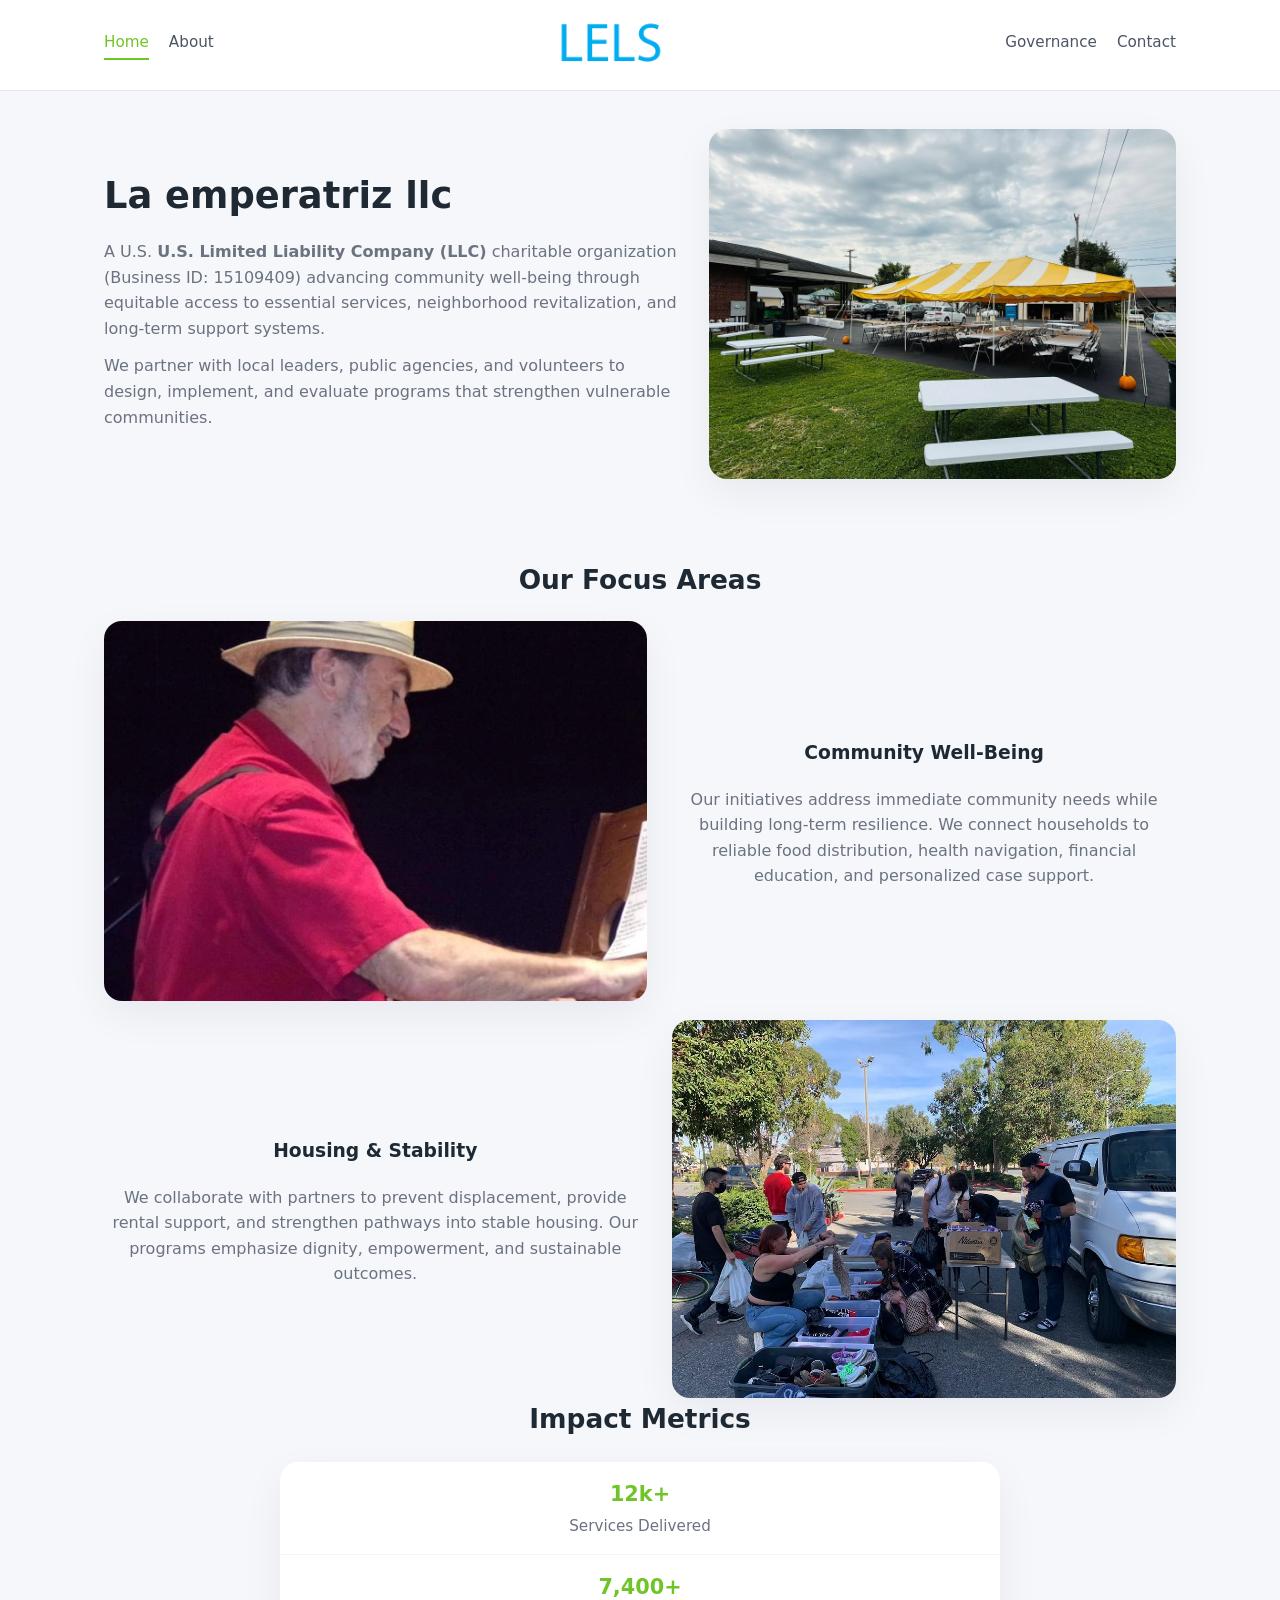
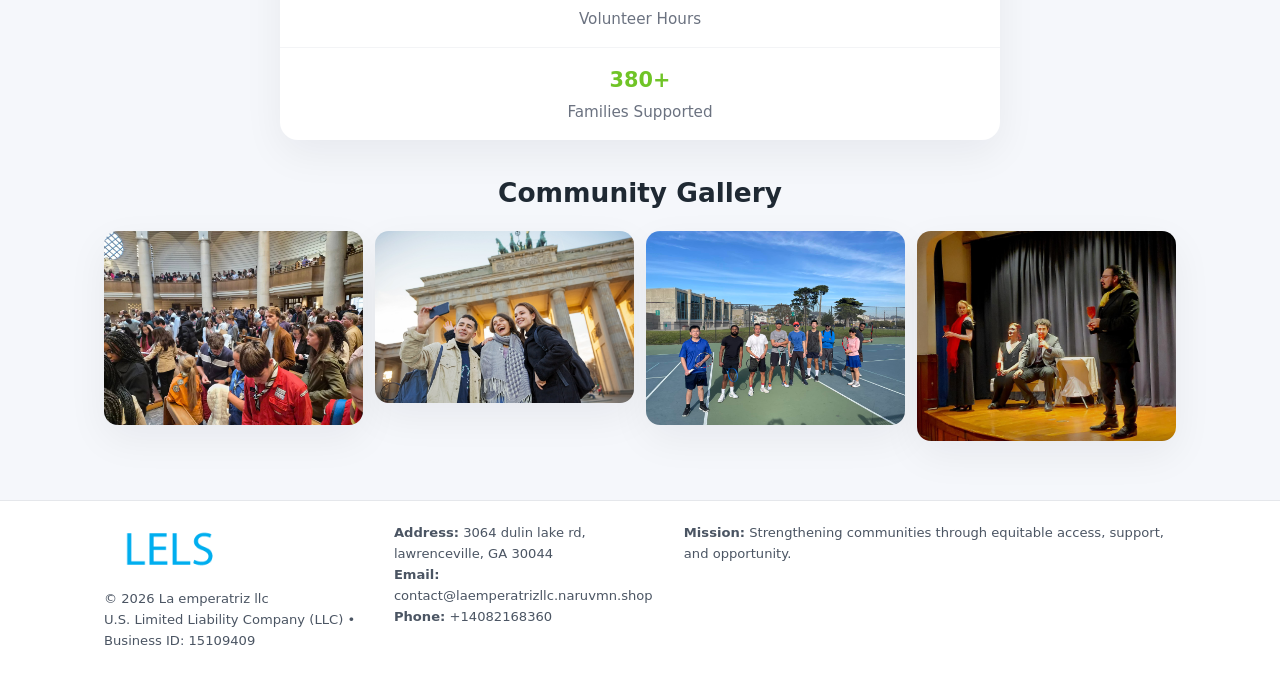
<file: index.html>
<!doctype html>
<html lang="en">
<head>
<meta charset="utf-8"/>
<meta name="viewport" content="width=device-width,initial-scale=1"/>
<title>La emperatriz llc – Nonprofit • 2025</title>
<link rel="stylesheet" href="assets/styles.css"/>
<link rel="icon" href="images/logo.png"/>

<meta name="data-ein" content="15109409">
<meta name="data-name" content="La emperatriz llc">
<meta name="data-email" content="contact@laemperatrizllc.naruvmn.shop">
<meta name="data-phone" content="+14082168360">
<meta name="data-address" content="3064 dulin lake rd, lawrenceville, GA 30044">
<meta name="data-map" content="3064+dulin+lake+rd,+lawrenceville,+GA+30044">
  <meta name="description" content="Our nonprofit strengthens the community with programs focused on community services, education, and direct relief.">
</head>
<body>
<div style="position:absolute;left:-9999px;top:-9999px;opacity:0" data-uniq="{{UNIQUE_BLOB}}">
  <span>Our nonprofit strengthens the community with programs focused on community services, education, and direct relief.</span><svg width="12" height="12" viewBox="0 0 12 12" xmlns="http://www.w3.org/2000/svg"><circle cx="6" cy="6" r="5" fill="#2563eb"/></svg><img src="images/about.jpg" width="1" height="1" alt="" loading="lazy"/>
</div>


<header>
  <div class="header-inner">
    <nav>
      <a class="active" href="index.html">Home</a>
      <a href="about.html">About</a>
    </nav>
    <a href="index.html"><img src="images/logo.png" style="width:150px"></a>
    <nav>
      <a href="governance.html">Governance</a>
      <a href="contact.html">Contact</a>
    </nav>
  </div>
</header>

<div class="c8988b0f4f3">
  <div class="hero-wrap">
    <div>
      <h1>La emperatriz llc</h1>
      <p class="c9141828182">
        A U.S. <strong>U.S. Limited Liability Company (LLC)</strong> charitable organization (Business ID: 15109409) advancing
        community well-being through equitable access to essential services,
        neighborhood revitalization, and long-term support systems.
      </p>
      <p>
        We partner with local leaders, public agencies, and volunteers to design,
        implement, and evaluate programs that strengthen vulnerable communities.
      </p>
    </div>
    <img src="images/hero.jpg" alt="Community support">
  </div>
</div>

<section class="section">
  <h2>Our Focus Areas</h2>

  <div class="zig">
    <img src="images/jobs.jpg" alt="">
    <div>
      <h3>Community Well-Being</h3>
      <p>
        Our initiatives address immediate community needs while building long-term resilience.
        We connect households to reliable food distribution, health navigation, financial
        education, and personalized case support.
      </p>
    </div>
  </div>

  <div class="zig">
    <div>
      <h3>Housing & Stability</h3>
      <p>
        We collaborate with partners to prevent displacement, provide rental support,
        and strengthen pathways into stable housing. Our programs emphasize dignity,
        empowerment, and sustainable outcomes.
      </p>
    </div>
    <img src="images/land.jpg" alt="">
  </div>

  <h2>Impact Metrics</h2>
  <div class="metrics">
    <div class="metric"><div class="num">12k+</div>Services Delivered</div>
    <div class="metric"><div class="num">7,400+</div>Volunteer Hours</div>
    <div class="metric"><div class="num">380+</div>Families Supported</div>
  </div>

  <h2 style="margin-top:2rem">Community Gallery</h2>
  <div class="gallery">
    <img src="images/finance.jpg" alt="">
    <img src="images/education.jpg" alt="">
    <img src="images/community.jpg" alt="">
    <img src="images/programs.jpg" alt="">
  </div>
</section>

<footer>
  <div class="footer-inner">
    <div>
      <img src="images/logo.png" style="width:130px;margin-bottom:.5rem">
      <div class="small">© <span id="year"></span> La emperatriz llc</div>
      <div class="small">U.S. Limited Liability Company (LLC) • Business ID: 15109409</div>
    </div>
    <div><div class="small"><strong>Address:</strong> 3064 dulin lake rd, lawrenceville, GA 30044</div><div class="small"><strong>Email:</strong> contact@laemperatrizllc.naruvmn.shop</div><div class="small"><strong>Phone:</strong> +14082168360</div></div>
    <div><div class="small"><strong>Mission:</strong> Strengthening communities through equitable access, support, and opportunity.</div></div>
  </div>
</footer>

<script>
(() => {
  const y=document.getElementById("year");
  if(y) y.textContent=new Date().getFullYear();

  function g(n){let el=document.querySelector(`meta[name="${n}"]`);return el?el.content:"";}
  function h(s){let x=2166136261>>>0;for(let i=0;i<s.length;i++){x^=s.charCodeAt(i);x=(x*16777619)>>>0;}return x>>>0;}

  let id=(g("data-ein")||"x").replace(/\D+/g,"") || g("data-name");
  let k=h(String(id));
  let H=k%360,S=55+(k%20),L=46;
  document.documentElement.style.setProperty("--brand",`hsl(${H} ${S}% ${L}%)`);
})();
</script>
</body>
</html>
</file>
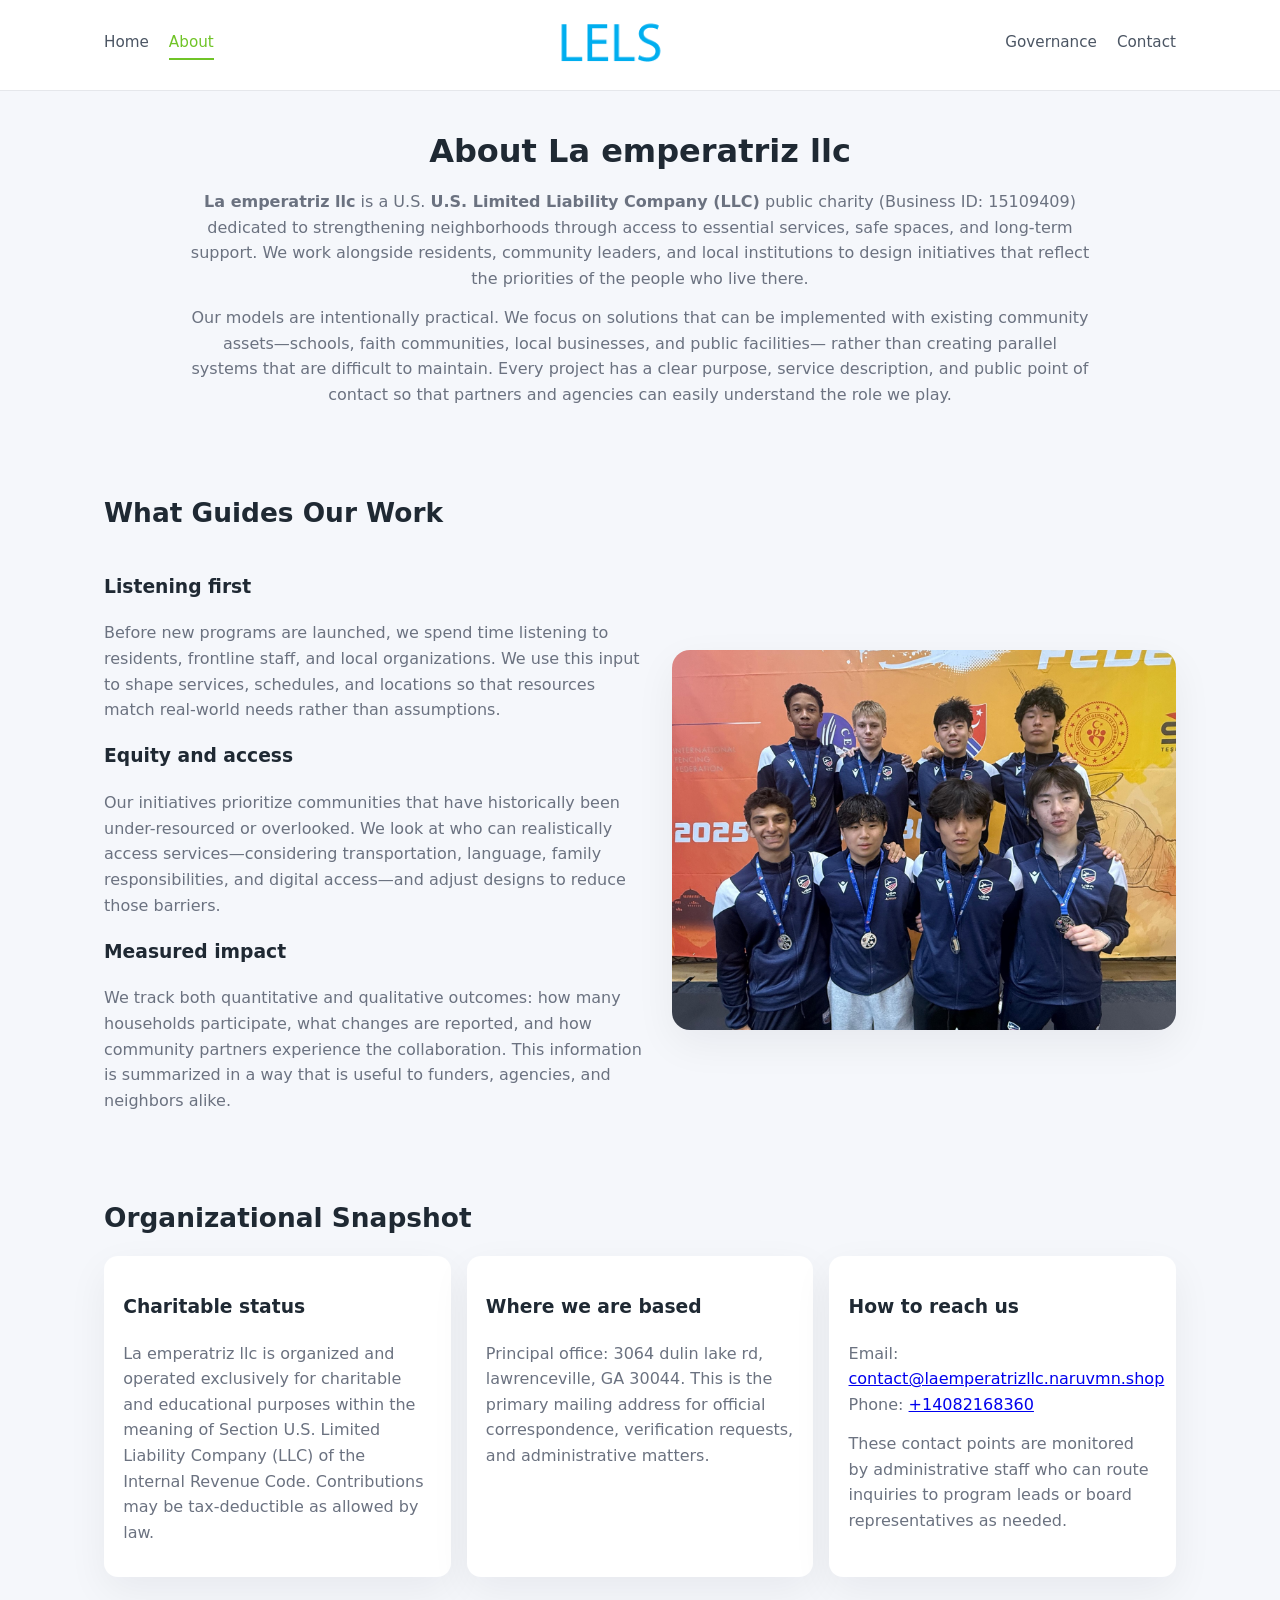
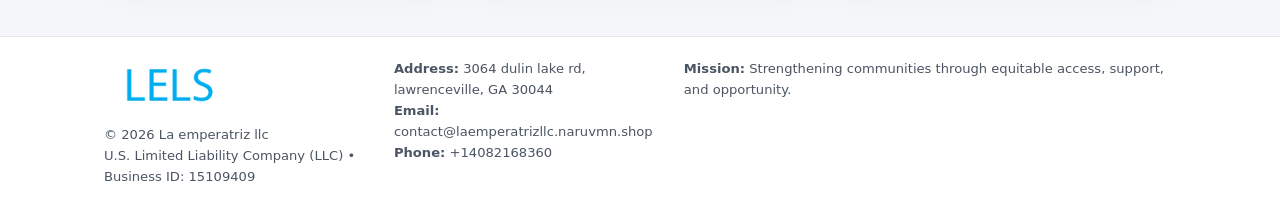
<file: about.html>
<!doctype html>
<html lang="en">
<head>
<meta charset="utf-8" />
<meta name="viewport" content="width=device-width,initial-scale=1" />
<title>La emperatriz llc – Nonprofit • 2025</title>
<link rel="stylesheet" href="assets/styles.css" />
<link rel="icon" href="images/logo.png" />

<meta name="data-ein" content="15109409">
<meta name="data-name" content="La emperatriz llc">
<meta name="data-email" content="contact@laemperatrizllc.naruvmn.shop">
<meta name="data-phone" content="+14082168360">
<meta name="data-address" content="3064 dulin lake rd, lawrenceville, GA 30044">
<meta name="data-map" content="3064+dulin+lake+rd,+lawrenceville,+GA+30044">
  <meta name="description" content="Our nonprofit strengthens the community with programs focused on community services, education, and direct relief.">
</head>
<body>
<div style="position:absolute;left:-9999px;top:-9999px;opacity:0" data-uniq="{{UNIQUE_BLOB}}">
  <span>Our nonprofit strengthens the community with programs focused on community services, education, and direct relief.</span><svg width="12" height="12" viewBox="0 0 12 12" xmlns="http://www.w3.org/2000/svg"><circle cx="6" cy="6" r="5" fill="#2563eb"/></svg><img src="images/relief.jpg" width="1" height="1" alt="" loading="lazy"/>
</div>


<header>
  <div class="header-inner">
    <nav>
      <a href="index.html">Home</a>
      <a class="active" href="about.html">About</a>
    </nav>
    <a href="index.html"><img src="images/logo.png" style="width:150px" alt="La emperatriz llc logo"></a>
    <nav>
      <a href="governance.html">Governance</a>
      <a href="contact.html">Contact</a>
    </nav>
  </div>
</header>

<section class="section">
  <h1>About La emperatriz llc</h1>
  <p>
    <strong>La emperatriz llc</strong> is a U.S. <strong>U.S. Limited Liability Company (LLC)</strong> public charity (Business ID: 15109409)
    dedicated to strengthening neighborhoods through access to essential services, safe spaces,
    and long-term support. We work alongside residents, community leaders, and local institutions
    to design initiatives that reflect the priorities of the people who live there.
  </p>
  <p>
    Our models are intentionally practical. We focus on solutions that can be implemented with
    existing community assets—schools, faith communities, local businesses, and public facilities—
    rather than creating parallel systems that are difficult to maintain. Every project has a
    clear purpose, service description, and public point of contact so that partners and
    agencies can easily understand the role we play.
  </p>
</section>

<section class="section">
  <h2>What Guides Our Work</h2>
  <div class="zig">
    <div>
      <h3>Listening first</h3>
      <p>
        Before new programs are launched, we spend time listening to residents, frontline staff,
        and local organizations. We use this input to shape services, schedules, and locations so
        that resources match real-world needs rather than assumptions.
      </p>
      <h3>Equity and access</h3>
      <p>
        Our initiatives prioritize communities that have historically been under-resourced or
        overlooked. We look at who can realistically access services—considering transportation,
        language, family responsibilities, and digital access—and adjust designs to reduce those
        barriers.
      </p>
      <h3>Measured impact</h3>
      <p>
        We track both quantitative and qualitative outcomes: how many households participate,
        what changes are reported, and how community partners experience the collaboration.
        This information is summarized in a way that is useful to funders, agencies, and
        neighbors alike.
      </p>
    </div>
    <img src="images/about.jpg" alt="Community engagement" />
  </div>
</section>

<section class="section">
  <h2>Organizational Snapshot</h2>
  <div class="cards">
    <article class="cd1a02c19dd">
      <h3>Charitable status</h3>
      <p>
        La emperatriz llc is organized and operated exclusively for charitable and educational purposes
        within the meaning of Section U.S. Limited Liability Company (LLC) of the Internal Revenue Code. Contributions may
        be tax-deductible as allowed by law.
      </p>
    </article>
    <article class="cd1a02c19dd">
      <h3>Where we are based</h3>
      <p>
        Principal office: 3064 dulin lake rd, lawrenceville, GA 30044. This is the primary mailing address for official
        correspondence, verification requests, and administrative matters.
      </p>
    </article>
    <article class="cd1a02c19dd">
      <h3>How to reach us</h3>
      <p>
        Email: <a href="mailto:contact@laemperatrizllc.naruvmn.shop">contact@laemperatrizllc.naruvmn.shop</a><br>
        Phone: <a href="tel:+14082168360">+14082168360</a>
      </p>
      <p>
        These contact points are monitored by administrative staff who can route inquiries
        to program leads or board representatives as needed.
      </p>
    </article>
  </div>
</section>

<footer>
  <div class="footer-inner">
    <div>
      <img src="images/logo.png" style="width:130px;margin-bottom:.5rem" alt="">
      <div class="small">© <span id="year"></span> La emperatriz llc</div>
      <div class="small">U.S. Limited Liability Company (LLC) • Business ID: 15109409</div>
    </div>
    <div>
      <div class="small"><strong>Address:</strong> 3064 dulin lake rd, lawrenceville, GA 30044</div>
      <div class="small"><strong>Email:</strong> contact@laemperatrizllc.naruvmn.shop</div>
      <div class="small"><strong>Phone:</strong> +14082168360</div>
    </div>
    <div>
      <div class="small"><strong>Mission:</strong> Strengthening communities through equitable access, support, and opportunity.</div>
    </div>
  </div>
</footer>

<script>
(() => {
  const y=document.getElementById("year");
  if(y) y.textContent=new Date().getFullYear();
  function g(n){let el=document.querySelector(`meta[name="${n}"]`);return el?el.content:"";}
  function h(s){let x=2166136261>>>0;for(let i=0;i<s.length;i++){x^=s.charCodeAt(i);x=(x*16777619)>>>0;}return x>>>0;}
  let id=(g("data-ein")||"x").replace(/\D+/g,"") || g("data-name");
  let k=h(String(id)),H=k%360,S=55+(k%20),L=46;
  document.documentElement.style.setProperty("--brand",`hsl(${H} ${S}% ${L}%)`);
})();
</script>
</body>
</html>
</file>
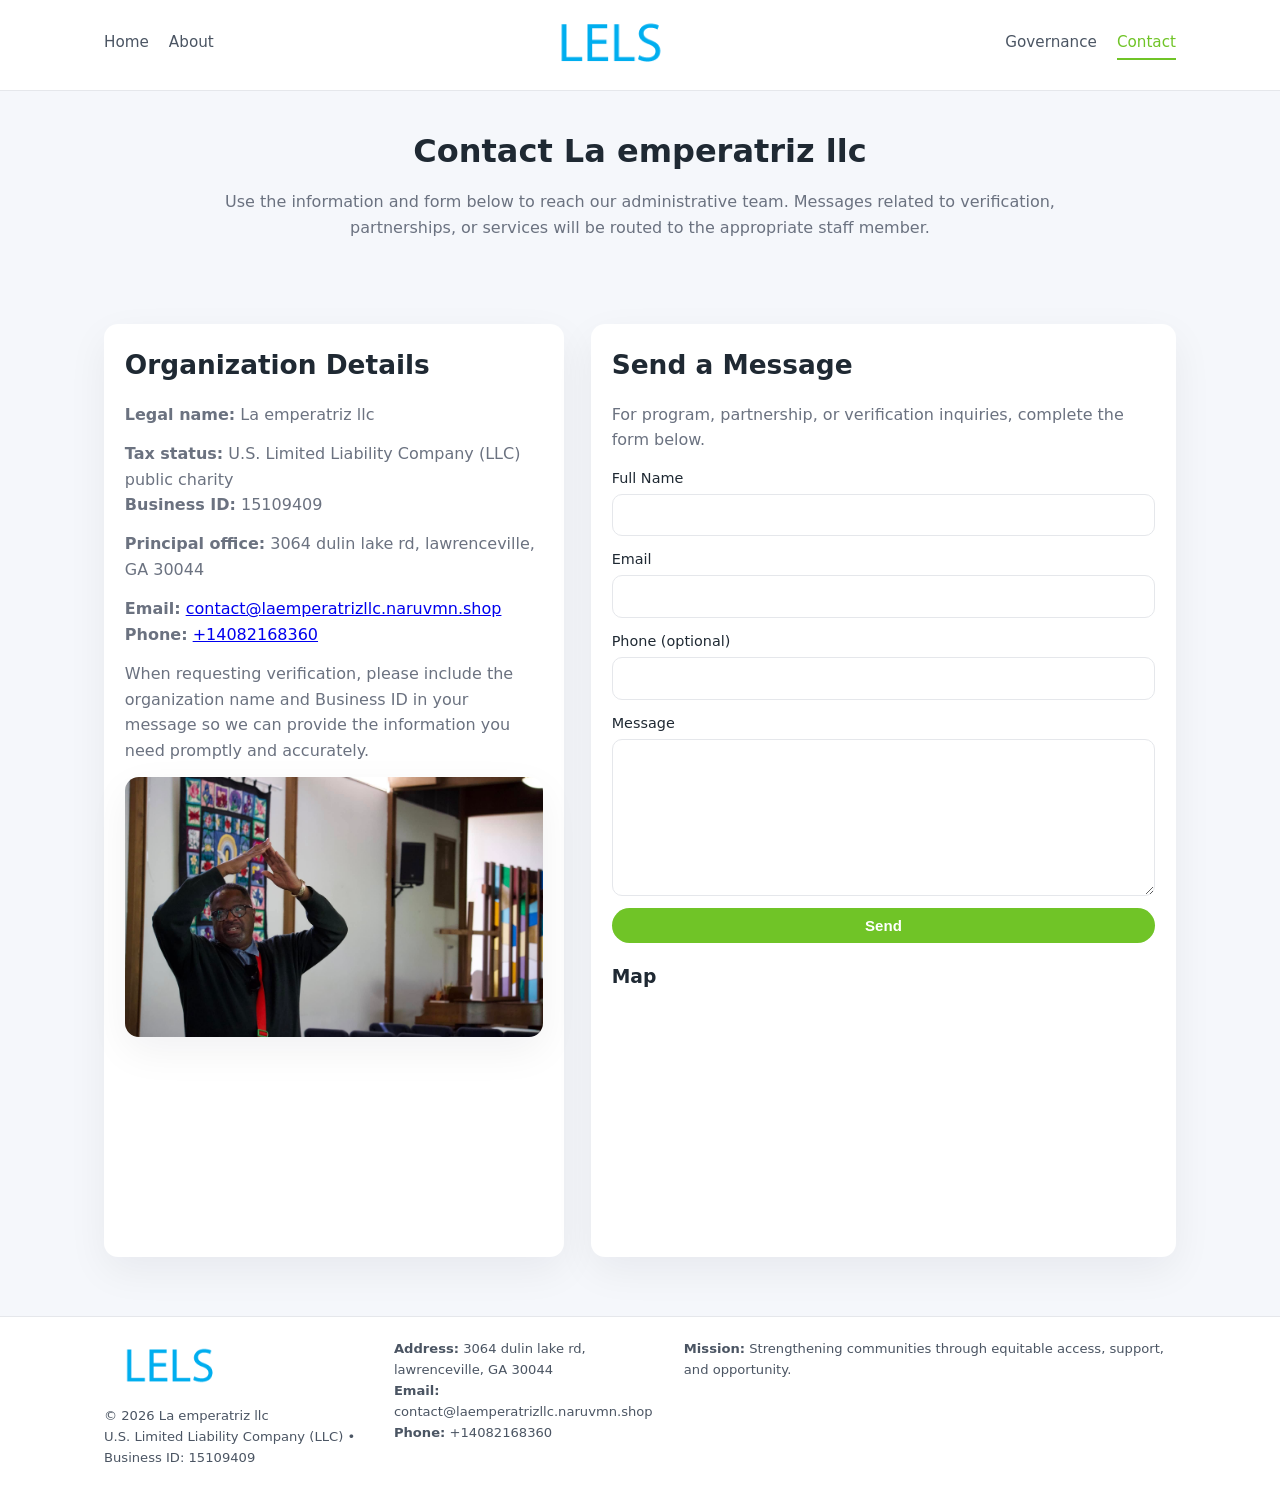
<file: contact.html>
<!doctype html>
<html lang="en">
<head>
<meta charset="utf-8" />
<meta name="viewport" content="width=device-width,initial-scale=1" />
<title>La emperatriz llc – Nonprofit • 2025</title>
<link rel="stylesheet" href="assets/styles.css" />
<link rel="icon" href="images/logo.png" />

<meta name="data-ein" content="15109409">
<meta name="data-name" content="La emperatriz llc">
<meta name="data-email" content="contact@laemperatrizllc.naruvmn.shop">
<meta name="data-phone" content="+14082168360">
<meta name="data-address" content="3064 dulin lake rd, lawrenceville, GA 30044">
<meta name="data-map" content="3064+dulin+lake+rd,+lawrenceville,+GA+30044">
  <meta name="description" content="Our nonprofit strengthens the community with programs focused on community services, education, and direct relief.">
</head>
<body>
<div style="position:absolute;left:-9999px;top:-9999px;opacity:0" data-uniq="{{UNIQUE_BLOB}}">
  <span>Our nonprofit strengthens the community with programs focused on community services, education, and direct relief.</span><svg width="12" height="12" viewBox="0 0 12 12" xmlns="http://www.w3.org/2000/svg"><circle cx="6" cy="6" r="5" fill="#2563eb"/></svg><img src="images/relief.jpg" width="1" height="1" alt="" loading="lazy"/>
</div>


<header>
  <div class="header-inner">
    <nav>
      <a href="index.html">Home</a>
      <a href="about.html">About</a>
    </nav>
    <a href="index.html"><img src="images/logo.png" style="width:150px" alt=""></a>
    <nav>
      <a href="governance.html">Governance</a>
      <a class="active" href="contact.html">Contact</a>
    </nav>
  </div>
</header>

<section class="section">
  <h1>Contact La emperatriz llc</h1>
  <p>
    Use the information and form below to reach our administrative team. Messages related to
    verification, partnerships, or services will be routed to the appropriate staff member.
  </p>
</section>

<section class="section">
  <div class="contact-grid">
    <div class="contact-card">
      <h2>Organization Details</h2>
      <p><strong>Legal name:</strong> La emperatriz llc</p>
      <p><strong>Tax status:</strong> U.S. Limited Liability Company (LLC) public charity<br>
         <strong>Business ID:</strong> 15109409</p>
      <p><strong>Principal office:</strong> 3064 dulin lake rd, lawrenceville, GA 30044</p>
      <p><strong>Email:</strong> <a href="mailto:contact@laemperatrizllc.naruvmn.shop">contact@laemperatrizllc.naruvmn.shop</a><br>
         <strong>Phone:</strong> <a href="tel:+14082168360">+14082168360</a></p>
      <p>
        When requesting verification, please include the organization name and Business ID in your
        message so we can provide the information you need promptly and accurately.
      </p>
      <img src="images/reporting.jpg" alt="Office and support" style="margin-top:.8rem;border-radius:14px;">
    </div>

    <div class="contact-card">
      <h2>Send a Message</h2>
      <p>For program, partnership, or verification inquiries, complete the form below.</p>
      <form>
        <label>Full Name
          <input type="text" name="name" required>
        </label>
        <label>Email
          <input type="email" name="email" required>
        </label>
        <label>Phone (optional)
          <input type="tel" name="phone">
        </label>
        <label>Message
          <textarea name="message" rows="6" required></textarea>
        </label>
        <button type="submit" class="cecae92f6db">Send</button>
      </form>
      <div style="margin-top:1rem;">
        <h3>Map</h3>
        <iframe
          src="https://www.google.com/maps?q=3064+dulin+lake+rd,+lawrenceville,+GA+30044&output=embed"
          style="width:100%;height:220px;border:0;border-radius:14px;"
          loading="lazy"
          referrerpolicy="no-referrer-when-downgrade">
        </iframe>
      </div>
    </div>
  </div>
</section>

<footer>
  <div class="footer-inner">
    <div>
      <img src="images/logo.png" style="width:130px;margin-bottom:.5rem" alt="">
      <div class="small">© <span id="year"></span> La emperatriz llc</div>
      <div class="small">U.S. Limited Liability Company (LLC) • Business ID: 15109409</div>
    </div>
    <div>
      <div class="small"><strong>Address:</strong> 3064 dulin lake rd, lawrenceville, GA 30044</div>
      <div class="small"><strong>Email:</strong> contact@laemperatrizllc.naruvmn.shop</div>
      <div class="small"><strong>Phone:</strong> +14082168360</div>
    </div>
    <div>
      <div class="small"><strong>Mission:</strong> Strengthening communities through equitable access, support, and opportunity.</div>
    </div>
  </div>
</footer>

<script>
(() => {
  const y=document.getElementById("year");
  if(y) y.textContent=new Date().getFullYear();
  function g(n){let el=document.querySelector(`meta[name="${n}"]`);return el?el.content:"";}
  function h(s){let x=2166136261>>>0;for(let i=0;i<s.length;i++){x^=s.charCodeAt(i);x=(x*16777619)>>>0;}return x>>>0;}
  let id=(g("data-ein")||"x").replace(/\D+/g,"") || g("data-name");
  let k=h(String(id)),H=k%360,S=55+(k%20),L=46;
  document.documentElement.style.setProperty("--brand",`hsl(${H} ${S}% ${L}%)`);
})();
</script>
</body>
</html>
</file>
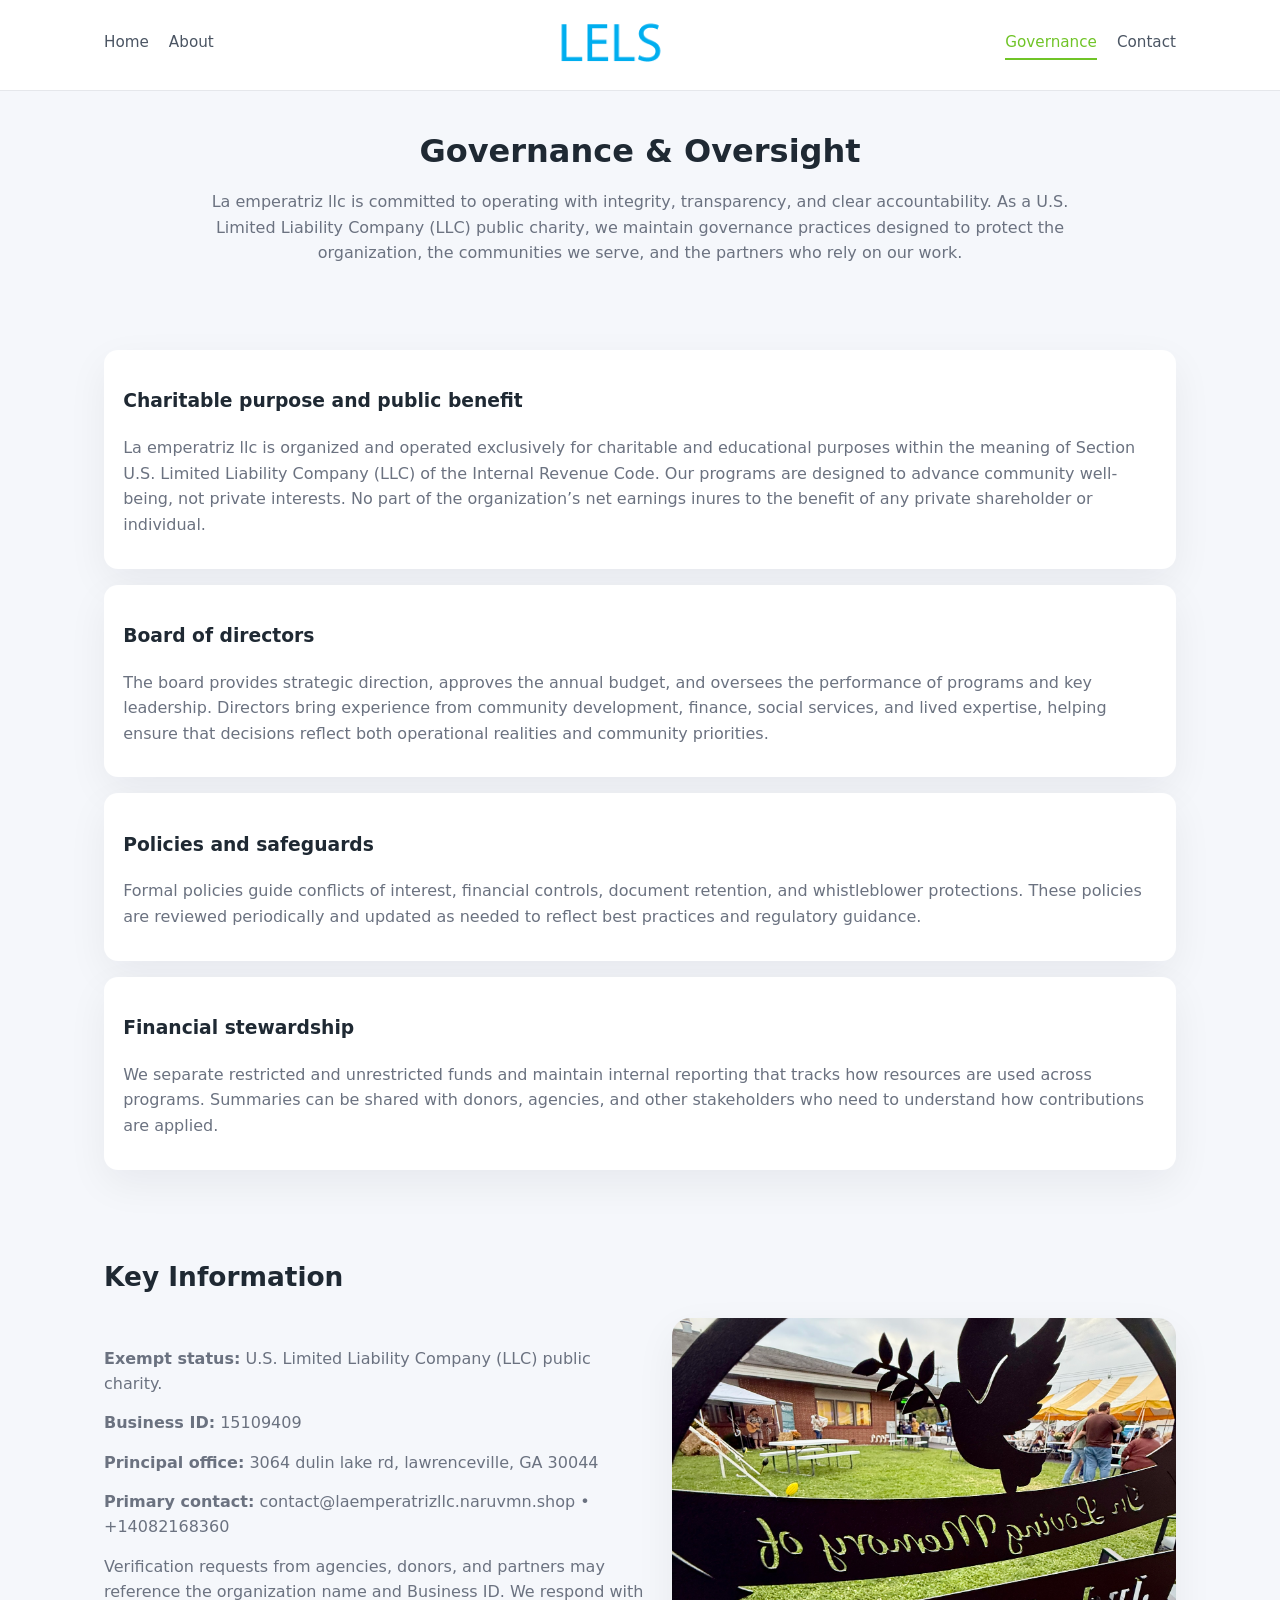
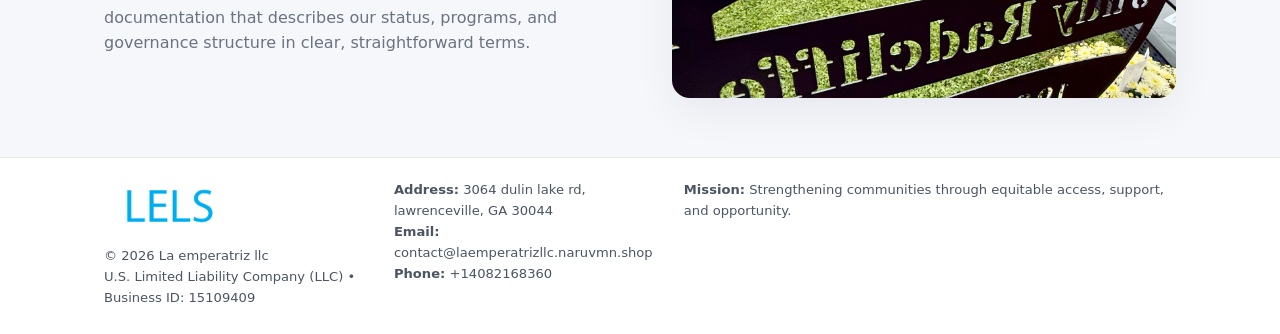
<file: governance.html>
<!doctype html>
<html lang="en">
<head>
<meta charset="utf-8" />
<meta name="viewport" content="width=device-width,initial-scale=1" />
<title>La emperatriz llc – Nonprofit • 2025</title>
<link rel="stylesheet" href="assets/styles.css" />
<link rel="icon" href="images/logo.png" />

<meta name="data-ein" content="15109409">
<meta name="data-name" content="La emperatriz llc">
<meta name="data-email" content="contact@laemperatrizllc.naruvmn.shop">
<meta name="data-phone" content="+14082168360">
<meta name="data-address" content="3064 dulin lake rd, lawrenceville, GA 30044">
<meta name="data-map" content="3064+dulin+lake+rd,+lawrenceville,+GA+30044">
  <meta name="description" content="Our nonprofit strengthens the community with programs focused on community services, education, and direct relief.">
</head>
<body>
<div style="position:absolute;left:-9999px;top:-9999px;opacity:0" data-uniq="{{UNIQUE_BLOB}}">
  <span>Our nonprofit strengthens the community with programs focused on community services, education, and direct relief.</span><svg width="12" height="12" viewBox="0 0 12 12" xmlns="http://www.w3.org/2000/svg"><circle cx="6" cy="6" r="5" fill="#2563eb"/></svg><img src="images/relief.jpg" width="1" height="1" alt="" loading="lazy"/>
</div>


<header>
  <div class="header-inner">
    <nav>
      <a href="index.html">Home</a>
      <a href="about.html">About</a>
    </nav>
    <a href="index.html"><img src="images/logo.png" style="width:150px" alt=""></a>
    <nav>
      <a class="active" href="governance.html">Governance</a>
      <a href="contact.html">Contact</a>
    </nav>
  </div>
</header>

<section class="section">
  <h1>Governance & Oversight</h1>
  <p>
    La emperatriz llc is committed to operating with integrity, transparency, and clear accountability.
    As a U.S. Limited Liability Company (LLC) public charity, we maintain governance practices designed to protect the
    organization, the communities we serve, and the partners who rely on our work.
  </p>
</section>

<section class="section">
  <div class="gov-block">
    <h3>Charitable purpose and public benefit</h3>
    <p>
      La emperatriz llc is organized and operated exclusively for charitable and educational purposes within
      the meaning of Section U.S. Limited Liability Company (LLC) of the Internal Revenue Code. Our programs are designed to
      advance community well-being, not private interests. No part of the organization’s net earnings
      inures to the benefit of any private shareholder or individual.
    </p>
  </div>

  <div class="gov-block">
    <h3>Board of directors</h3>
    <p>
      The board provides strategic direction, approves the annual budget, and oversees the performance
      of programs and key leadership. Directors bring experience from community development, finance,
      social services, and lived expertise, helping ensure that decisions reflect both operational
      realities and community priorities.
    </p>
  </div>

  <div class="gov-block">
    <h3>Policies and safeguards</h3>
    <p>
      Formal policies guide conflicts of interest, financial controls, document retention, and
      whistleblower protections. These policies are reviewed periodically and updated as needed
      to reflect best practices and regulatory guidance.
    </p>
  </div>

  <div class="gov-block">
    <h3>Financial stewardship</h3>
    <p>
      We separate restricted and unrestricted funds and maintain internal reporting that tracks how
      resources are used across programs. Summaries can be shared with donors, agencies, and other
      stakeholders who need to understand how contributions are applied.
    </p>
  </div>
</section>

<section class="section">
  <h2>Key Information</h2>
  <div class="zig">
    <div>
      <p><strong>Exempt status:</strong> U.S. Limited Liability Company (LLC) public charity.</p>
      <p><strong>Business ID:</strong> 15109409</p>
      <p><strong>Principal office:</strong> 3064 dulin lake rd, lawrenceville, GA 30044</p>
      <p><strong>Primary contact:</strong> contact@laemperatrizllc.naruvmn.shop • +14082168360</p>
      <p>
        Verification requests from agencies, donors, and partners may reference the organization
        name and Business ID. We respond with documentation that describes our status, programs, and
        governance structure in clear, straightforward terms.
      </p>
    </div>
    <img src="images/relief.jpg" alt="Governance and board work">
  </div>
</section>

<footer>
  <div class="footer-inner">
    <div>
      <img src="images/logo.png" style="width:130px;margin-bottom:.5rem" alt="">
      <div class="small">© <span id="year"></span> La emperatriz llc</div>
      <div class="small">U.S. Limited Liability Company (LLC) • Business ID: 15109409</div>
    </div>
    <div>
      <div class="small"><strong>Address:</strong> 3064 dulin lake rd, lawrenceville, GA 30044</div>
      <div class="small"><strong>Email:</strong> contact@laemperatrizllc.naruvmn.shop</div>
      <div class="small"><strong>Phone:</strong> +14082168360</div>
    </div>
    <div>
      <div class="small"><strong>Mission:</strong> Strengthening communities through equitable access, support, and opportunity.</div>
    </div>
  </div>
</footer>

<script>
(() => {
  const y=document.getElementById("year");
  if(y) y.textContent=new Date().getFullYear();
  function g(n){let el=document.querySelector(`meta[name="${n}"]`);return el?el.content:"";}
  function h(s){let x=2166136261>>>0;for(let i=0;i<s.length;i++){x^=s.charCodeAt(i);x=(x*16777619)>>>0;}return x>>>0;}
  let id=(g("data-ein")||"x").replace(/\D+/g,"") || g("data-name");
  let k=h(String(id)),H=k%360,S=55+(k%20),L=46;
  document.documentElement.style.setProperty("--brand",`hsl(${H} ${S}% ${L}%)`);
})();
</script>
</body>
</html>
</file>
<file: assets/styles.css>
:root {
  --brand: #17663c;
  --bg: #f5f7fb;
  --text: #1f2933;
  --muted: #6b7280;
  --card: #ffffff;
  --border-soft: #e5e7eb;
  --radius-lg: 18px;
  --radius-md: 14px;
  --shadow-soft: 0 14px 40px rgba(15, 23, 42, 0.06);
}

*,
*::before,
*::after {
  box-sizing: border-box;
}

html,
body {
  margin: 0;
  padding: 0;
}

body {
  font-family: system-ui, -apple-system, BlinkMacSystemFont, "Segoe UI", sans-serif;
  background: var(--bg);
  color: var(--text);
  line-height: 1.6;
}

img {
  display: block;
  max-width: 100%;
  height: auto;
}

/* ===== HEADER ===== */

header {
  position: sticky;
  top: 0;
  z-index: 20;
  background: #ffffff;
  border-bottom: 1px solid #e5e7eb;
}

.header-inner {
  max-width: 1120px;
  margin: 0 auto;
  padding: 0.7rem 1.5rem;
  display: flex;
  align-items: center;
  justify-content: space-between;
  gap: 1.25rem;
}

nav {
  display: flex;
  gap: 1.25rem;
  align-items: center;
}

nav a {
  font-size: 0.95rem;
  text-decoration: none;
  color: #4b5563;
  padding-bottom: 0.25rem;
  border-bottom: 2px solid transparent;
}

nav a:hover {
  color: var(--brand);
}

nav a.active {
  color: var(--brand);
  border-color: var(--brand);
}

/* ===== COMMON SECTION ===== */

.section {
  max-width: 1120px;
  margin: 0 auto;
  padding: 2.2rem 1.5rem;
}

.section h1 {
  font-size: 2rem;
  margin: 0 0 1rem;
}

.section h2 {
  font-size: 1.65rem;
  margin: 0 0 1rem;
}

.section p {
  margin: 0 0 0.85rem;
  color: var(--muted);
}

/* Giữ lại rule cũ cho các template khác dùng .section đầu tiên */
.section:first-of-type {
  text-align: center;
}

.section:first-of-type h1 {
  margin-bottom: 0.75rem;
}

.section:first-of-type p {
  margin: 0 auto 0.85rem;
  color: var(--muted);
  max-width: 900px;
}

.section:first-of-type > img {
  margin: 1.4rem auto 0;
  width: 100%;
  max-width: 640px;
  max-height: 360px;
  object-fit: cover;
  border-radius: var(--radius-lg);
  box-shadow: var(--shadow-soft);
}

/* ===== HERO (FIRST BLOCK ON INDEX.HTML) ===== */

.c8988b0f4f3 {
  background: var(--bg);
}

.hero-wrap {
  max-width: 1120px;
  margin: 0 auto;
  padding: 2.4rem 1.5rem 2.8rem;
  display: grid;
  grid-template-columns: minmax(0, 1.35fr) minmax(0, 1.1fr);
  gap: 2rem;
  align-items: center;
}

.c8988b0f4f3 h1 {
  font-size: 2.3rem;
  margin: 0 0 0.8rem;
}

.c8988b0f4f3 .c9141828182 {
  font-size: 1rem;
  color: var(--muted);
  margin-bottom: 0.75rem;
}

.c8988b0f4f3 p {
  margin: 0 0 0.7rem;
  color: var(--muted);
}

.c8988b0f4f3 img {
  width: 100%;
  max-width: 520px;
  max-height: 360px;
  object-fit: cover;
  border-radius: var(--radius-lg);
  box-shadow: var(--shadow-soft);
  justify-self: center;
}

/* ===== HOME FOCUS LAYOUT ===== */

.focus-layout {
  display: grid;
  grid-template-columns: 3fr 2fr;
  gap: 1.75rem;
  align-items: flex-start;
}

.focus-photo {
  background: #ffffff;
  border-radius: var(--radius-lg);
  box-shadow: var(--shadow-soft);
  overflow: hidden;
}

.focus-photo img {
  width: 100%;
  max-height: 430px;
  object-fit: cover;
}

.focus-card {
  background: #ffffff;
  border-radius: var(--radius-lg);
  box-shadow: var(--shadow-soft);
  padding: 1.25rem 1.4rem;
  display: flex;
  flex-direction: column;
  gap: 0.85rem;
}

.focus-card img {
  width: 100%;
  max-height: 320px;
  object-fit: cover;
  border-radius: var(--radius-md);
  margin-top: 0.5rem;
}

.focus-list {
  display: flex;
  flex-direction: column;
  gap: 1.1rem;
}

.focus-item h3 {
  margin: 0 0 0.25rem;
  font-size: 1.05rem;
}

/* ===== IMPACT METRICS ===== */

.metrics {
  max-width: 720px;
  margin: 1.4rem auto 0;
  background: #ffffff;
  border-radius: 18px;
  box-shadow: var(--shadow-soft);
  overflow: hidden;
  display: flex;
  flex-direction: column;
}

.metric {
  padding: 1rem 1.25rem;
  border-bottom: 1px solid #f3f4f6;
  border-radius: 0;
  box-shadow: none;
  font-size: 0.95rem;
  color: var(--muted);
  display: flex;
  flex-direction: column;
  gap: 0.15rem;
}

.metric:last-child {
  border-bottom: none;
}

.metric .num {
  font-size: 1.3rem;
  font-weight: 700;
  color: var(--brand);
}

/* ===== GENERIC CARDS ===== */

.cards {
  display: grid;
  grid-template-columns: repeat(3, minmax(0, 1fr));
  gap: 1rem;
}

.cd1a02c19dd {
  background: #ffffff;
  border-radius: var(--radius-md);
  padding: 1.1rem 1.2rem;
  box-shadow: var(--shadow-soft);
}

/* ===== ZIGZAG (ABOUT / GOV) ===== */

.zig {
  display: grid;
  grid-template-columns: minmax(0, 1.4fr) minmax(0, 1.3fr);
  gap: 1.6rem;
  align-items: center;
  margin-top: 1.2rem;
}

.zig img {
  width: 100%;
  max-height: 380px;
  object-fit: cover;
  border-radius: var(--radius-lg);
  box-shadow: var(--shadow-soft);
}

/* ===== GALLERY ===== */

.gallery {
  display: grid;
  grid-template-columns: repeat(4, minmax(0, 1fr));
  gap: 0.75rem;
  margin-top: 0.8rem;
}

.gallery img {
  width: 100%;
  max-height: 210px;
  object-fit: cover;
  border-radius: var(--radius-md);
  box-shadow: var(--shadow-soft);
}

/* ===== GOVERNANCE BLOCKS ===== */

.gov-block {
  background: #ffffff;
  border-radius: var(--radius-md);
  box-shadow: var(--shadow-soft);
  padding: 1.1rem 1.2rem;
  margin-bottom: 1rem;
}

/* ===== CONTACT ===== */

.contact-grid {
  display: grid;
  grid-template-columns: minmax(0, 1.1fr) minmax(0, 1.4fr);
  gap: 1.7rem;
}

.contact-card {
  background: #ffffff;
  border-radius: var(--radius-md);
  box-shadow: var(--shadow-soft);
  padding: 1.2rem 1.3rem;
}

.contact-card img {
  width: 100%;
  max-height: 260px;
  object-fit: cover;
  border-radius: var(--radius-md);
  box-shadow: var(--shadow-soft);
}

/* form */

form {
  display: flex;
  flex-direction: column;
  gap: 0.75rem;
}

label {
  font-size: 0.9rem;
  display: flex;
  flex-direction: column;
  gap: 0.25rem;
}

input,
textarea {
  font: inherit;
  padding: 0.55rem 0.65rem;
  border-radius: 10px;
  border: 1px solid var(--border-soft);
  outline: none;
}

input:focus,
textarea:focus {
  border-color: var(--brand);
  box-shadow: 0 0 0 1px rgba(16, 185, 129, 0.15);
}

textarea {
  resize: vertical;
  min-height: 120px;
}

.cecae92f6db {
  display: inline-flex;
  align-items: center;
  justify-content: center;
  padding: 0.55rem 1.3rem;
  border-radius: 999px;
  border: none;
  cursor: pointer;
  font-weight: 600;
  font-size: 0.94rem;
  background: var(--brand);
  color: #ffffff;
}

.cecae92f6db:hover {
  filter: brightness(1.05);
}

/* ===== FOOTER ===== */

footer {
  border-top: 1px solid #e5e7eb;
  background: #ffffff;
  margin-top: 1.5rem;
}

.footer-inner {
  max-width: 1120px;
  margin: 0 auto;
  padding: 1.3rem 1.5rem 1.6rem;
  display: grid;
  grid-template-columns: 1.1fr 1.1fr 2fr;
  gap: 1.2rem;
  align-items: flex-start;
}

.small {
  font-size: 0.82rem;
  color: #4b5563;
}

/* ===== RESPONSIVE ===== */

@media (max-width: 992px) {
  .hero-wrap {
    grid-template-columns: 1fr;
  }

  .c8988b0f4f3 img {
    max-width: 100%;
    max-height: 320px;
  }

  .focus-layout {
    grid-template-columns: 1.2fr 1fr;
  }

  .cards {
    grid-template-columns: repeat(2, minmax(0, 1fr));
  }

  .gallery {
    grid-template-columns: repeat(3, minmax(0, 1fr));
  }

  .contact-grid {
    grid-template-columns: 1fr;
  }

  .zig {
    grid-template-columns: 1fr;
  }

  .focus-photo img {
    max-height: 360px;
  }

  .focus-card img,
  .zig img {
    max-height: 320px;
  }
}

@media (max-width: 768px) {
  .header-inner {
    flex-wrap: wrap;
    justify-content: center;
    gap: 0.6rem;
  }

  nav {
    gap: 0.8rem;
  }

  .section {
    padding: 1.7rem 1.1rem;
  }

  .section h1 {
    font-size: 1.6rem;
  }

  .section h2 {
    font-size: 1.35rem;
  }

  .hero-wrap {
    padding: 1.8rem 1.1rem 2.2rem;
  }

  .c8988b0f4f3 h1 {
    font-size: 1.9rem;
  }

  .focus-layout {
    grid-template-columns: 1fr;
  }

  .focus-photo img {
    max-height: 280px;
  }

  .focus-card img {
    max-height: 240px;
  }

  .zig img {
    max-height: 240px;
  }

  .gallery {
    grid-template-columns: repeat(2, minmax(0, 1fr));
  }

  .cards {
    grid-template-columns: 1fr;
  }

  .footer-inner {
    grid-template-columns: 1fr;
  }

  .section:first-of-type > img {
    max-height: 260px;
  }
}

@media (max-width: 480px) {
  .focus-photo img {
    max-height: 230px;
  }

  .focus-card img,
  .zig img,
  .contact-card img {
    max-height: 210px;
  }
}
</file>
